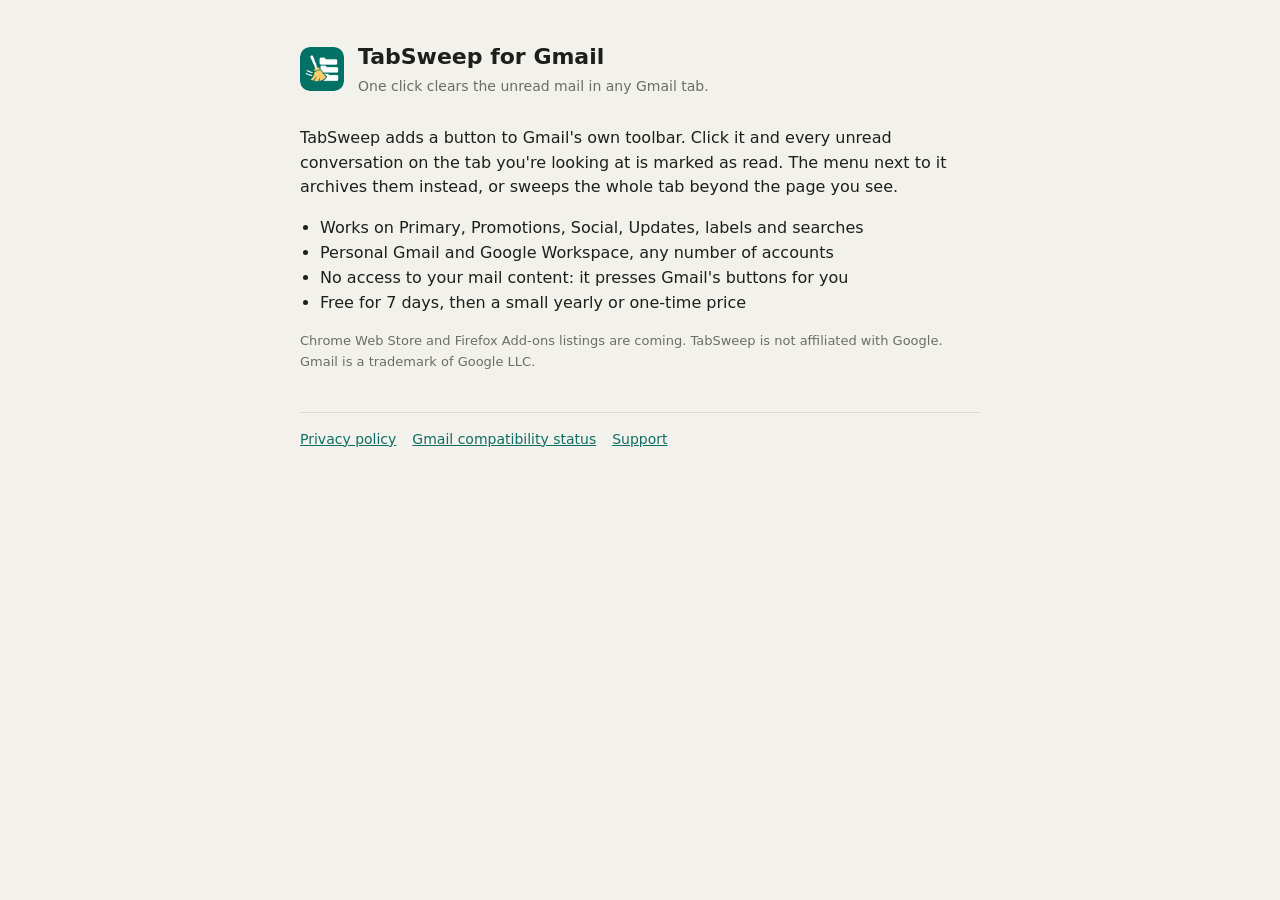
<file: index.html>
<!doctype html><html lang="en"><head><meta charset="utf-8"><meta name="viewport" content="width=device-width,initial-scale=1"><title>TabSweep for Gmail</title><link rel="stylesheet" href="style.css"><link rel="icon" href="icon.png"></head><body><main>
<header><img src="icon.png" alt=""><div><h1>TabSweep for Gmail</h1><p>One click clears the unread mail in any Gmail tab.</p></div></header>
<p>TabSweep adds a button to Gmail's own toolbar. Click it and every unread conversation on the tab you're looking at is marked as read. The menu next to it archives them instead, or sweeps the whole tab beyond the page you see.</p>
<ul><li>Works on Primary, Promotions, Social, Updates, labels and searches</li><li>Personal Gmail and Google Workspace, any number of accounts</li><li>No access to your mail content: it presses Gmail's buttons for you</li><li>Free for 7 days, then a small yearly or one-time price</li></ul>
<p class="meta">Chrome Web Store and Firefox Add-ons listings are coming. TabSweep is not affiliated with Google. Gmail is a trademark of Google LLC.</p>
<nav><a href="privacy/">Privacy policy</a><a href="status/">Gmail compatibility status</a><a href="mailto:sercanerhan@gmail.com">Support</a></nav>
</main></body></html>
</file>
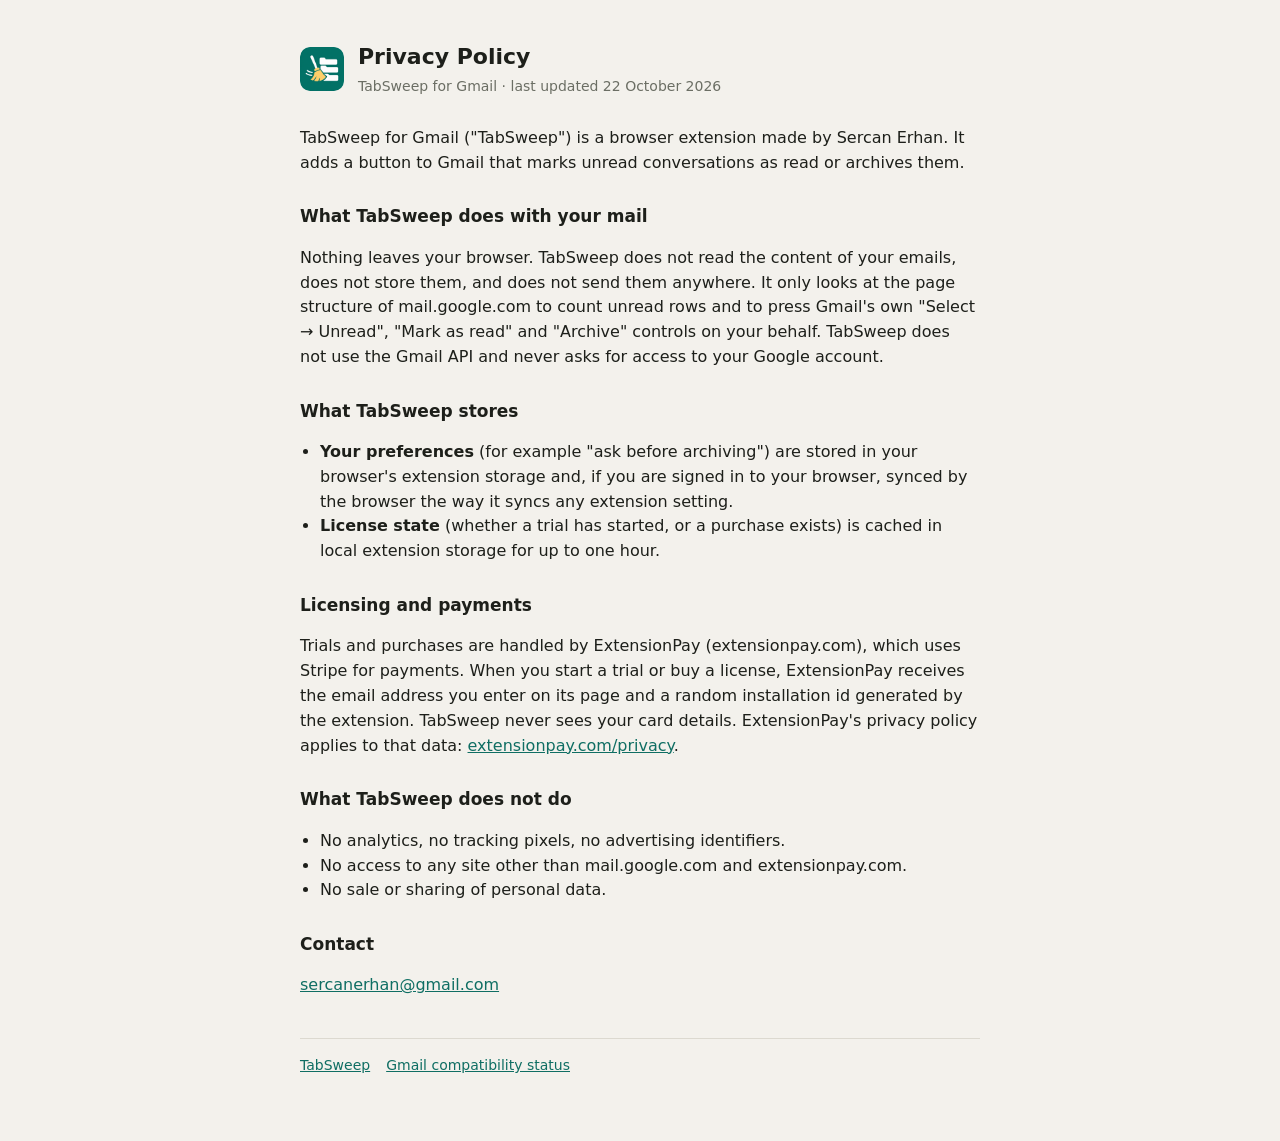
<file: privacy/index.html>
<!doctype html><html lang="en"><head><meta charset="utf-8"><meta name="viewport" content="width=device-width,initial-scale=1"><title>TabSweep Privacy Policy</title><link rel="stylesheet" href="../style.css"><link rel="icon" href="../icon.png"></head><body><main>
<header><img src="../icon.png" alt=""><div><h1>Privacy Policy</h1><p>TabSweep for Gmail · last updated 22 October 2026</p></div></header>
<p>TabSweep for Gmail ("TabSweep") is a browser extension made by Sercan Erhan. It adds a button to Gmail that marks unread conversations as read or archives them.</p>
<h2>What TabSweep does with your mail</h2>
<p>Nothing leaves your browser. TabSweep does not read the content of your emails, does not store them, and does not send them anywhere. It only looks at the page structure of mail.google.com to count unread rows and to press Gmail's own "Select → Unread", "Mark as read" and "Archive" controls on your behalf. TabSweep does not use the Gmail API and never asks for access to your Google account.</p>
<h2>What TabSweep stores</h2>
<ul><li><strong>Your preferences</strong> (for example "ask before archiving") are stored in your browser's extension storage and, if you are signed in to your browser, synced by the browser the way it syncs any extension setting.</li>
<li><strong>License state</strong> (whether a trial has started, or a purchase exists) is cached in local extension storage for up to one hour.</li></ul>
<h2>Licensing and payments</h2>
<p>Trials and purchases are handled by ExtensionPay (extensionpay.com), which uses Stripe for payments. When you start a trial or buy a license, ExtensionPay receives the email address you enter on its page and a random installation id generated by the extension. TabSweep never sees your card details. ExtensionPay's privacy policy applies to that data: <a href="https://extensionpay.com/privacy">extensionpay.com/privacy</a>.</p>
<h2>What TabSweep does not do</h2>
<ul><li>No analytics, no tracking pixels, no advertising identifiers.</li><li>No access to any site other than mail.google.com and extensionpay.com.</li><li>No sale or sharing of personal data.</li></ul>
<h2>Contact</h2>
<p><a href="mailto:sercanerhan@gmail.com">sercanerhan@gmail.com</a></p>
<nav><a href="../">TabSweep</a><a href="../status/">Gmail compatibility status</a></nav>
</main></body></html>
</file>
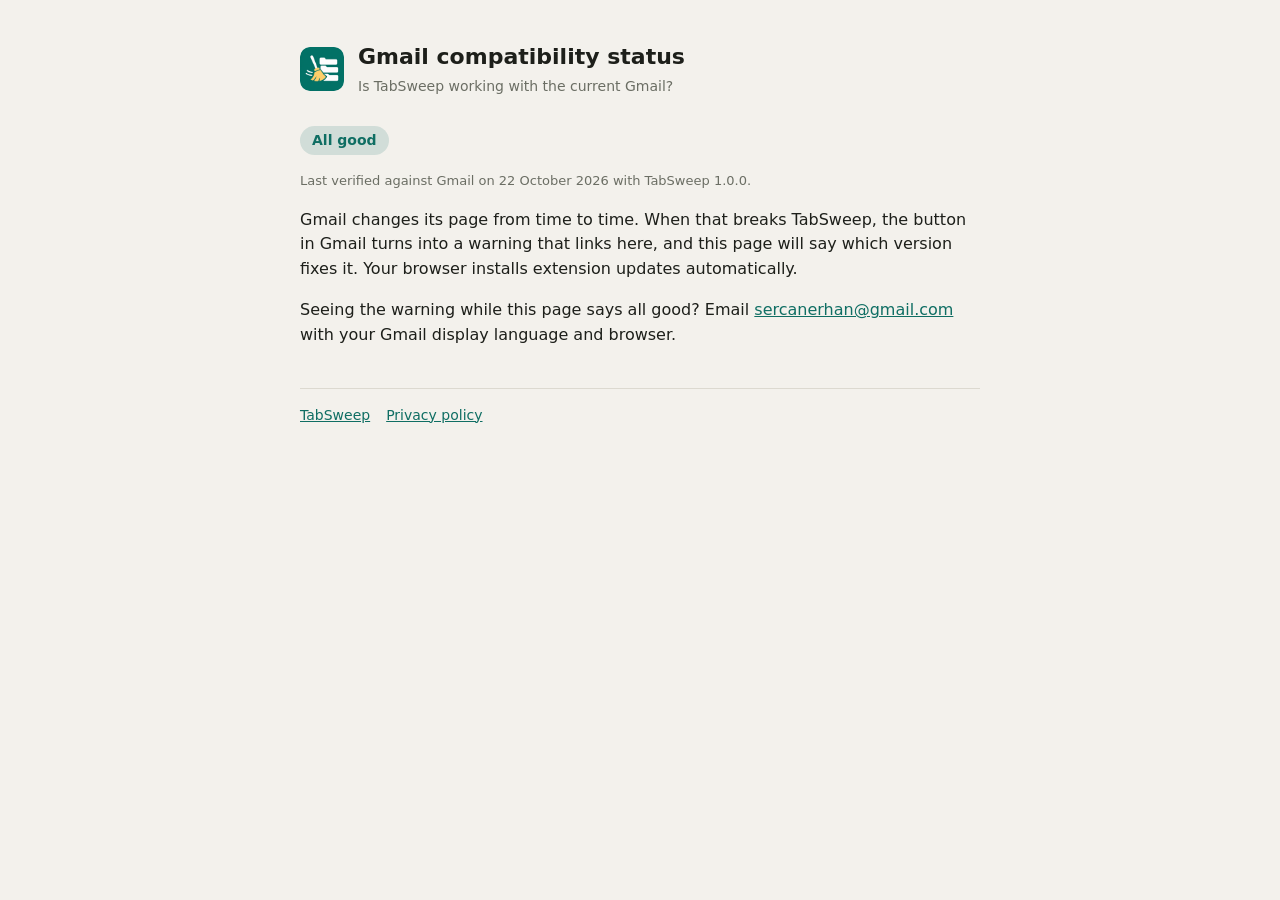
<file: status/index.html>
<!doctype html><html lang="en"><head><meta charset="utf-8"><meta name="viewport" content="width=device-width,initial-scale=1"><title>TabSweep Status</title><link rel="stylesheet" href="../style.css"><link rel="icon" href="../icon.png"></head><body><main>
<header><img src="../icon.png" alt=""><div><h1>Gmail compatibility status</h1><p>Is TabSweep working with the current Gmail?</p></div></header>
<p><span class="ok">All good</span></p>
<p class="meta">Last verified against Gmail on 22 October 2026 with TabSweep 1.0.0.</p>
<p>Gmail changes its page from time to time. When that breaks TabSweep, the button in Gmail turns into a warning that links here, and this page will say which version fixes it. Your browser installs extension updates automatically.</p>
<p>Seeing the warning while this page says all good? Email <a href="mailto:sercanerhan@gmail.com?subject=TabSweep%3A%20Gmail%20changed">sercanerhan@gmail.com</a> with your Gmail display language and browser.</p>
<nav><a href="../">TabSweep</a><a href="../privacy/">Privacy policy</a></nav>
</main></body></html>
</file>
<file: style.css>
:root{--bg:#f3f1ec;--fg:#1d1f1a;--muted:#6b6e64;--line:#dcd9d0;--accent:#0f6e63;color-scheme:light dark}
@media (prefers-color-scheme:dark){:root{--bg:#17191a;--fg:#e8e6e1;--muted:#9a9c95;--line:#2d3032;--accent:#4fb8a8}}
*{box-sizing:border-box}body{margin:0;background:var(--bg);color:var(--fg);font:16px/1.55 Roboto,system-ui,-apple-system,"Segoe UI",sans-serif;padding:40px max(16px,env(safe-area-inset-left,0px)) 64px max(16px,env(safe-area-inset-right,0px))}
main{max-width:680px;margin:0 auto}header{display:flex;align-items:center;gap:14px;margin-bottom:28px}header img{width:44px;height:44px;border-radius:10px}header h1{font-size:22px;margin:0;font-weight:600}header p{margin:2px 0 0;color:var(--muted);font-size:14px}
h2{font-size:17px;margin:28px 0 8px}p,li{color:var(--fg)}ul{padding-left:20px}a{color:var(--accent)}.meta{color:var(--muted);font-size:13px}.ok{display:inline-block;background:color-mix(in srgb,var(--accent) 15%,transparent);color:var(--accent);border-radius:999px;padding:4px 12px;font-weight:600;font-size:14px}
nav{display:flex;gap:16px;font-size:14px;margin-top:40px;padding-top:16px;border-top:1px solid var(--line)}
</file>
